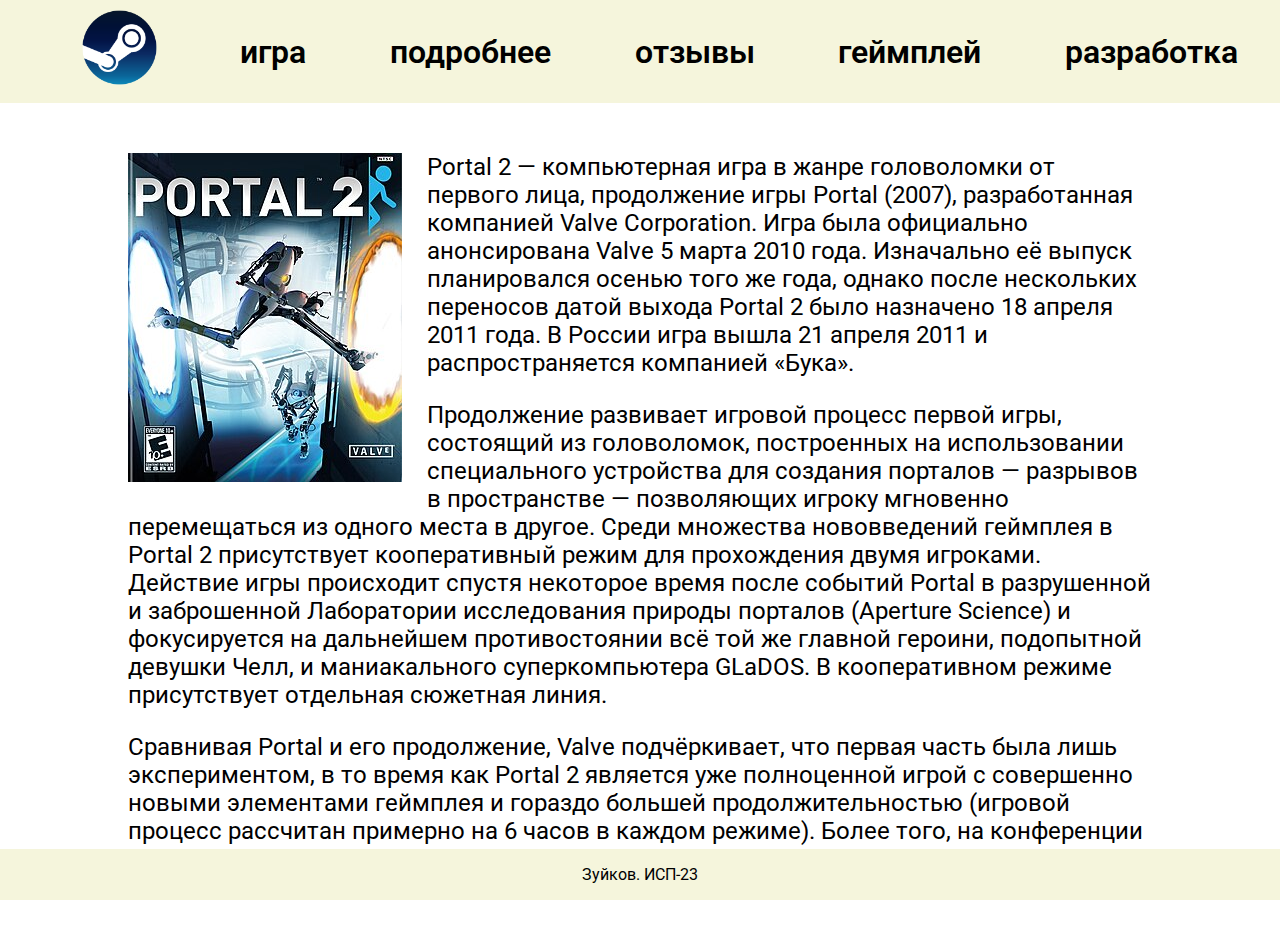
<file: index.html>
<!DOCTYPE html>
<html lang="en">

<head>
  <meta charset="UTF-8">
  <meta name="viewport" content="width=device-width, initial-scale=1.0">
  <title>Игра</title>
  <link rel="stylesheet" href="style.css">
  <link rel="preconnect" href="https://fonts.googleapis.com">
  <link rel="preconnect" href="https://fonts.gstatic.com" crossorigin>
  <link
    href="https://fonts.googleapis.com/css2?family=Roboto:ital,wght@0,100;0,300;0,400;0,500;0,700;0,900;1,100;1,300;1,400;1,500;1,700;1,900&display=swap"
    rel="stylesheet">
</head>

<body>

  <header>
    <div class="head">
      <div class="nav">
        <ul>
          <li><a href="index.html"><img src="logo.png" alt=""></a></li>
          <li><a href="index.html">игра</a></li>
          <li><a href="detail.html">подробнее</a></li>
          <li><a href="rating.html">отзывы</a></li>
          <li><a href="gameplay.html">геймплей</a></li>
          <li><a href="dev.html">разработка</a></li>
        </ul>
      </div>
    </div>
  </header>

  <div class="container">
    <div class="main">
      <div class="photo"><img src="main.jpg" alt=""></div>
      <div class="text">
        <p>Portal 2 — компьютерная игра в жанре головоломки от первого лица, продолжение игры Portal (2007),
          разработанная компанией Valve Corporation. Игра была официально анонсирована Valve 5 марта 2010 года.
          Изначально её выпуск планировался осенью того же года, однако после нескольких переносов датой выхода Portal 2
          было назначено 18 апреля 2011 года. В России игра вышла 21 апреля 2011 и распространяется компанией «Бука».
        </p>
        <p>Продолжение развивает игровой процесс первой игры, состоящий из головоломок, построенных на использовании
          специального устройства для создания порталов — разрывов в пространстве — позволяющих игроку мгновенно
          перемещаться из одного места в другое. Среди множества нововведений геймплея в Portal 2 присутствует
          кооперативный режим для прохождения двумя игроками. Действие игры происходит спустя некоторое время после
          событий Portal в разрушенной и заброшенной Лаборатории исследования природы порталов (Aperture Science) и
          фокусируется на дальнейшем противостоянии всё той же главной героини, подопытной девушки Челл, и маниакального
          суперкомпьютера GLaDOS. В кооперативном режиме присутствует отдельная сюжетная линия.</p>
        <p>Сравнивая Portal и его продолжение, Valve подчёркивает, что первая часть была лишь экспериментом, в то время
          как Portal 2 является уже полноценной игрой с совершенно новыми элементами геймплея и гораздо большей
          продолжительностью (игровой процесс рассчитан примерно на 6 часов в каждом режиме). Более того, на конференции
          GDC 2010 директор Valve Гейб Ньюэлл заявил, что Portal 2 — это лучшая игра за всю историю существования
          компании.</p>
      </div>
    </div>
  </div>

  <div class="foot">
    <footer>
      <p>Зуйков. ИСП-23</p>
    </footer>
  </div>

</body>

</html>
</file>
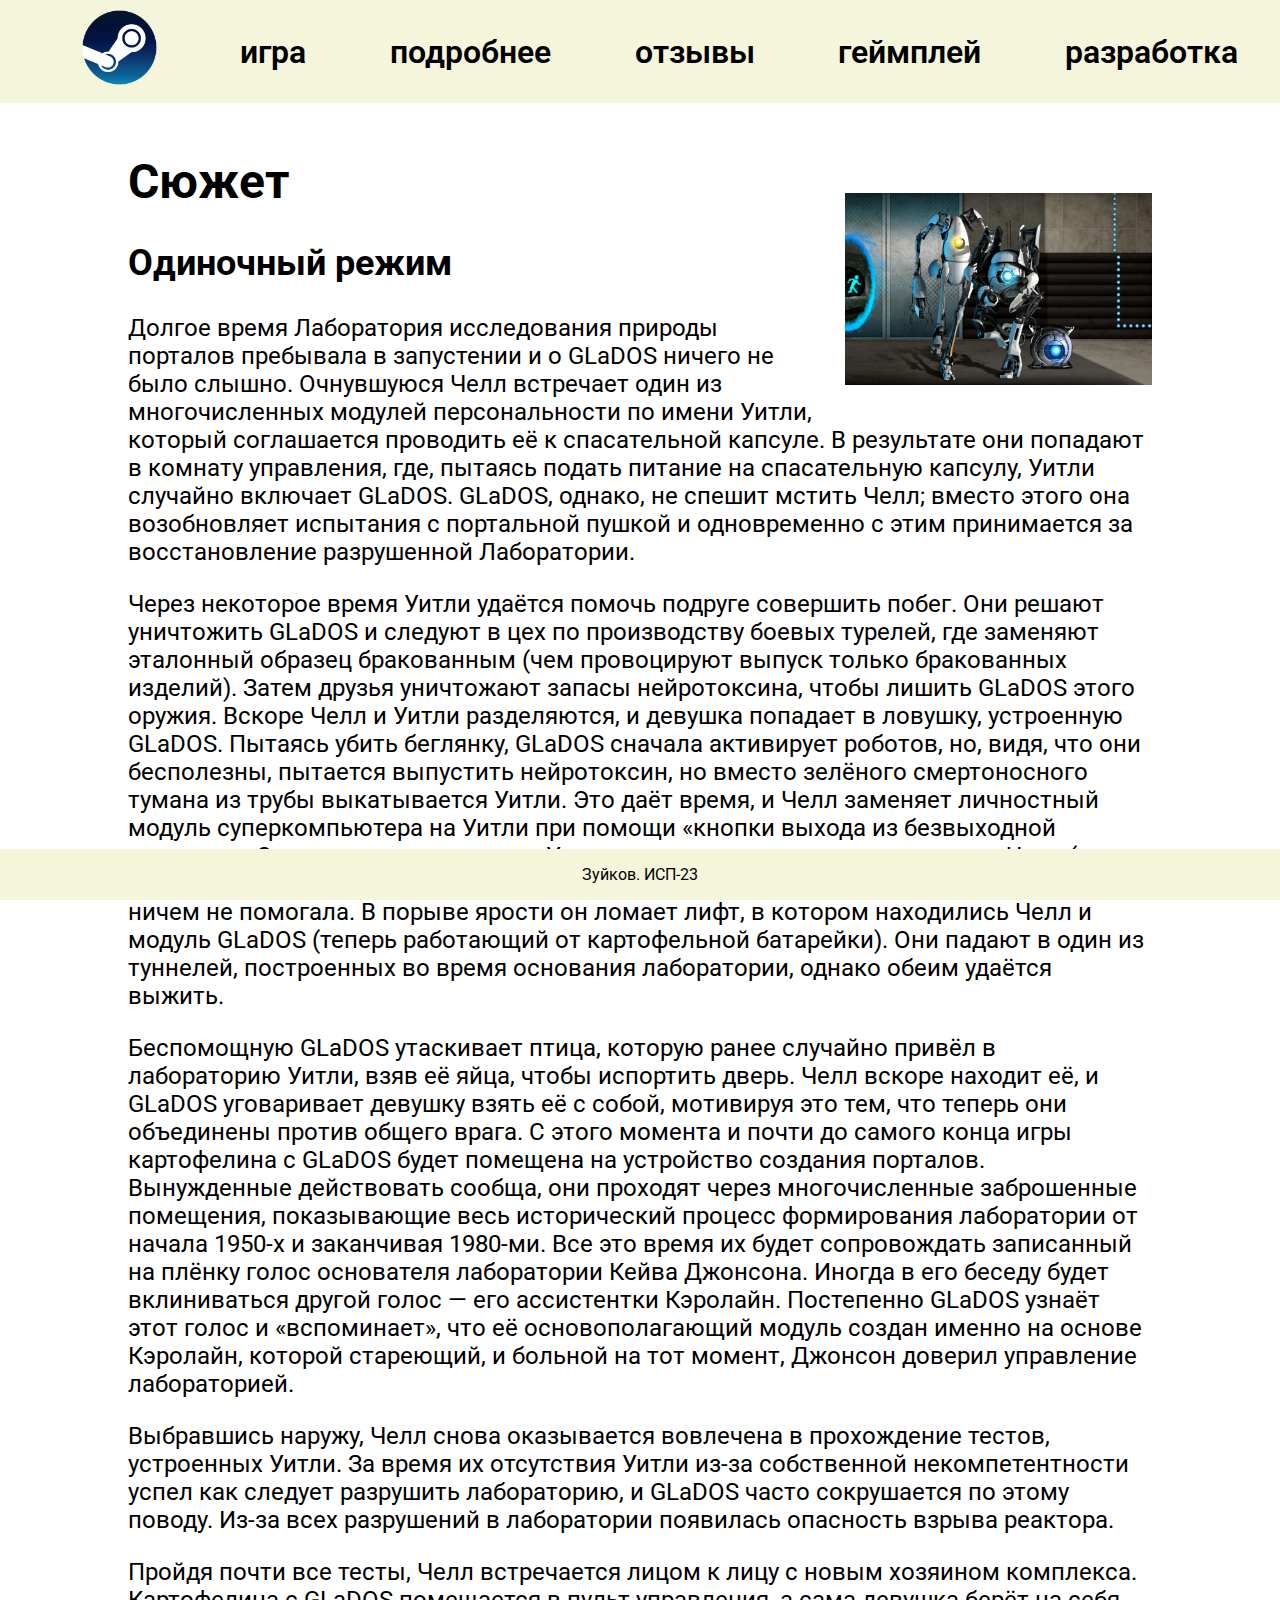
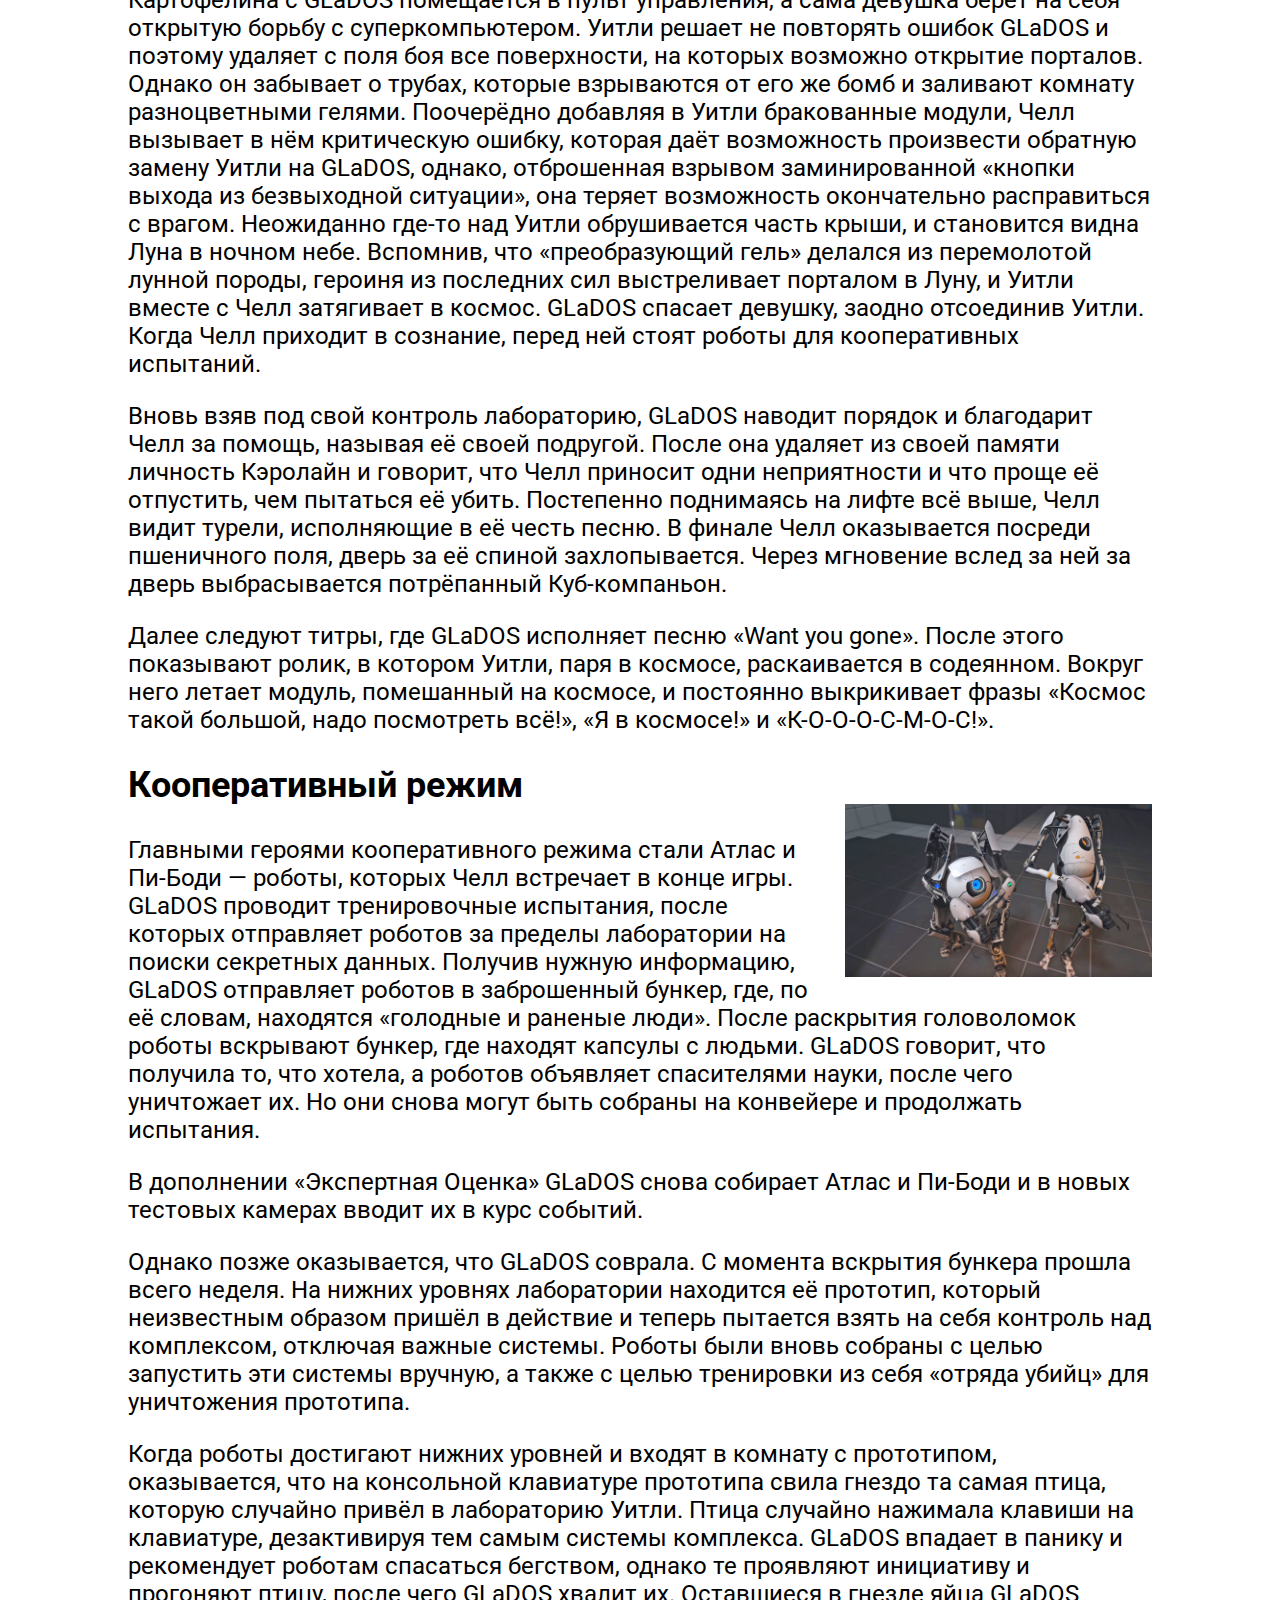
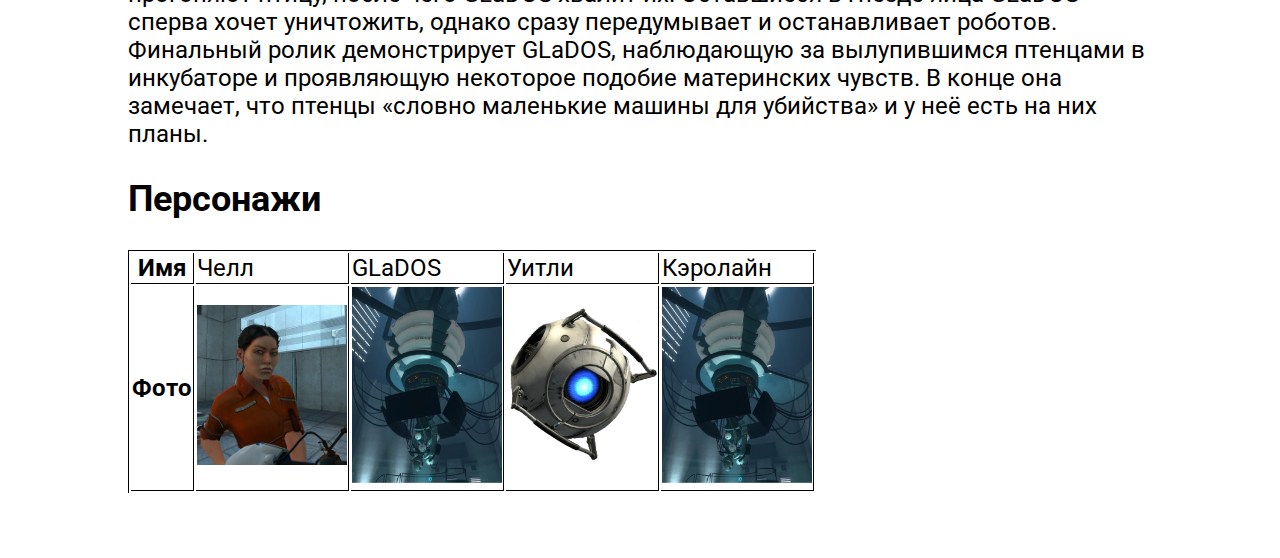
<file: detail.html>
<!DOCTYPE html>
<html lang="en">

<head>
  <meta charset="UTF-8">
  <meta name="viewport" content="width=device-width, initial-scale=1.0">
  <title>Подробнее</title>
  <link rel="stylesheet" href="detail.css">
  <link rel="preconnect" href="https://fonts.googleapis.com">
  <link rel="preconnect" href="https://fonts.gstatic.com" crossorigin>
  <link
    href="https://fonts.googleapis.com/css2?family=Roboto:ital,wght@0,100;0,300;0,400;0,500;0,700;0,900;1,100;1,300;1,400;1,500;1,700;1,900&display=swap"
    rel="stylesheet">
</head>

<body>

  <header>
    <div class="head">
      <div class="nav">
        <ul>
          <li><a href="index.html"><img src="logo.png" alt=""></a></li>
          <li><a href="index.html">игра</a></li>
          <li><a href="detail.html">подробнее</a></li>
          <li><a href="rating.html">отзывы</a></li>
          <li><a href="gameplay.html">геймплей</a></li>
          <li><a href="dev.html">разработка</a></li>
        </ul>
      </div>
    </div>
  </header>

  <div class="container">
    <div class="main">
      <div class="block">
        <div class="photo"><img src="1.jpeg" alt=""></div>
        <div class="text">
          <h1>Сюжет</h1>
          <h2>Одиночный режим</h2>
          <p>Долгое время Лаборатория исследования природы порталов пребывала в запустении и о GLaDOS ничего не было
            слышно. Очнувшуюся Челл встречает один из многочисленных модулей персональности по имени Уитли, который
            соглашается проводить её к спасательной капсуле. В результате они попадают в комнату управления, где,
            пытаясь подать питание на спасательную капсулу, Уитли случайно включает GLaDOS. GLaDOS, однако, не спешит
            мстить Челл; вместо этого она возобновляет испытания с портальной пушкой и одновременно с этим принимается
            за восстановление разрушенной Лаборатории.</p>
          <p>Через некоторое время Уитли удаётся помочь подруге совершить побег. Они решают уничтожить GLaDOS и следуют
            в цех по производству боевых турелей, где заменяют эталонный образец бракованным (чем провоцируют выпуск
            только бракованных изделий). Затем друзья уничтожают запасы нейротоксина, чтобы лишить GLaDOS этого оружия.
            Вскоре Челл и Уитли разделяются, и девушка попадает в ловушку, устроенную GLaDOS. Пытаясь убить беглянку,
            GLaDOS сначала активирует роботов, но, видя, что они бесполезны, пытается выпустить нейротоксин, но вместо
            зелёного смертоносного тумана из трубы выкатывается Уитли. Это даёт время, и Челл заменяет личностный модуль
            суперкомпьютера на Уитли при помощи «кнопки выхода из безвыходной ситуации». Став почти всесильным, Уитли
            сначала намеревается отпустить Челл (как и обещал), но затем резко меняет своё мнение, говоря, что она
            предала его и вообще ничем не помогала. В порыве ярости он ломает лифт, в котором находились Челл и модуль
            GLaDOS (теперь работающий от картофельной батарейки). Они падают в один из туннелей, построенных во время
            основания лаборатории, однако обеим удаётся выжить.</p>
          <p>Беспомощную GLaDOS утаскивает птица, которую ранее случайно привёл в лабораторию Уитли, взяв её яйца, чтобы
            испортить дверь. Челл вскоре находит её, и GLaDOS уговаривает девушку взять её с собой, мотивируя это тем,
            что теперь они объединены против общего врага. С этого момента и почти до самого конца игры картофелина с
            GLaDOS будет помещена на устройство создания порталов. Вынужденные действовать сообща, они проходят через
            многочисленные заброшенные помещения, показывающие весь исторический процесс формирования лаборатории от
            начала 1950-х и заканчивая 1980-ми. Все это время их будет сопровождать записанный на плёнку голос
            основателя лаборатории Кейва Джонсона. Иногда в его беседу будет вклиниваться другой голос — его ассистентки
            Кэролайн. Постепенно GLaDOS узнаёт этот голос и «вспоминает», что её основополагающий модуль создан именно
            на основе Кэролайн, которой стареющий, и больной на тот момент, Джонсон доверил управление лабораторией.</p>
          <p>Выбравшись наружу, Челл снова оказывается вовлечена в прохождение тестов, устроенных Уитли. За время их
            отсутствия Уитли из-за собственной некомпетентности успел как следует разрушить лабораторию, и GLaDOS часто
            сокрушается по этому поводу. Из-за всех разрушений в лаборатории появилась опасность взрыва реактора.</p>
          <p>Пройдя почти все тесты, Челл встречается лицом к лицу с новым хозяином комплекса. Картофелина с GLaDOS
            помещается в пульт управления, а сама девушка берёт на себя открытую борьбу с суперкомпьютером. Уитли решает
            не повторять ошибок GLaDOS и поэтому удаляет с поля боя все поверхности, на которых возможно открытие
            порталов. Однако он забывает о трубах, которые взрываются от его же бомб и заливают комнату разноцветными
            гелями. Поочерёдно добавляя в Уитли бракованные модули, Челл вызывает в нём критическую ошибку, которая даёт
            возможность произвести обратную замену Уитли на GLaDOS, однако, отброшенная взрывом заминированной «кнопки
            выхода из безвыходной ситуации», она теряет возможность окончательно расправиться с врагом. Неожиданно
            где-то над Уитли обрушивается часть крыши, и становится видна Луна в ночном небе. Вспомнив, что
            «преобразующий гель» делался из перемолотой лунной породы, героиня из последних сил выстреливает порталом в
            Луну, и Уитли вместе с Челл затягивает в космос. GLaDOS спасает девушку, заодно отсоединив Уитли. Когда Челл
            приходит в сознание, перед ней стоят роботы для кооперативных испытаний.</p>
          <p>Вновь взяв под свой контроль лабораторию, GLaDOS наводит порядок и благодарит Челл за помощь, называя её
            своей подругой. После она удаляет из своей памяти личность Кэролайн и говорит, что Челл приносит одни
            неприятности и что проще её отпустить, чем пытаться её убить. Постепенно поднимаясь на лифте всё выше, Челл
            видит турели, исполняющие в её честь песню. В финале Челл оказывается посреди пшеничного поля, дверь за её
            спиной захлопывается. Через мгновение вслед за ней за дверь выбрасывается потрёпанный Куб-компаньон.</p>
          <p>Далее следуют титры, где GLaDOS исполняет песню «Want you gone». После этого показывают ролик, в котором
            Уитли, паря в космосе, раскаивается в содеянном. Вокруг него летает модуль, помешанный на космосе, и
            постоянно выкрикивает фразы «Космос такой большой, надо посмотреть всё!», «Я в космосе!» и
            «К-О-О-О-С-М-О-С!».</p>
        </div>
      </div>

      <div class="block">
        <div class="photo"><img src="2.jpg" alt=""></div>
        <div class="text">
          <h2>Кооперативный режим</h2>
          <p>Главными героями кооперативного режима стали Атлас и Пи-Боди — роботы, которых Челл встречает в конце игры.
            GLaDOS проводит тренировочные испытания, после которых отправляет роботов за пределы лаборатории на поиски
            секретных данных. Получив нужную информацию, GLaDOS отправляет роботов в заброшенный бункер, где, по её
            словам, находятся «голодные и раненые люди». После раскрытия головоломок роботы вскрывают бункер, где
            находят капсулы с людьми. GLaDOS говорит, что получила то, что хотела, а роботов объявляет спасителями
            науки, после чего уничтожает их. Но они снова могут быть собраны на конвейере и продолжать испытания.</p>
          <p>В дополнении «Экспертная Оценка» GLaDOS снова собирает Атлас и Пи-Боди и в новых тестовых камерах вводит их
            в курс событий.</p>
          <p>Однако позже оказывается, что GLaDOS соврала. С момента вскрытия бункера прошла всего неделя. На нижних
            уровнях лаборатории находится её прототип, который неизвестным образом пришёл в действие и теперь пытается
            взять на себя контроль над комплексом, отключая важные системы. Роботы были вновь собраны с целью запустить
            эти системы вручную, а также с целью тренировки из себя «отряда убийц» для уничтожения прототипа.</p>
          <p>Когда роботы достигают нижних уровней и входят в комнату с прототипом, оказывается, что на консольной
            клавиатуре прототипа свила гнездо та самая птица, которую случайно привёл в лабораторию Уитли. Птица
            случайно нажимала клавиши на клавиатуре, дезактивируя тем самым системы комплекса. GLaDOS впадает в панику и
            рекомендует роботам спасаться бегством, однако те проявляют инициативу и прогоняют птицу, после чего GLaDOS
            хвалит их. Оставшиеся в гнезде яйца GLaDOS сперва хочет уничтожить, однако сразу передумывает и
            останавливает роботов. Финальный ролик демонстрирует GLaDOS, наблюдающую за вылупившимся птенцами в
            инкубаторе и проявляющую некоторое подобие материнских чувств. В конце она замечает, что птенцы «словно
            маленькие машины для убийства» и у неё есть на них планы.</p>
        </div>
      </div>

      <div class="block">
        <h2>Персонажи</h2>
        <table>
          <tr>
            <th>Имя</th>
            <td>Челл</td>
            <td>GLaDOS</td>
            <td>Уитли</td>
            <td>Кэролайн</td>
          </tr>
          <tr>
            <th>Фото</th>
            <td><img src="pers1.jpg" alt=""></td>
            <td><img src="pers2.jpg" alt=""></td>
            <td><img src="pers3.png" alt=""></td>
            <td><img src="pers4.jpg" alt=""></td>
          </tr>
        </table>
      </div>

    </div>
  </div>

  <div class="foot">
    <footer>
      <p>Зуйков. ИСП-23</p>
    </footer>
  </div>

</body>

</html>
</file>
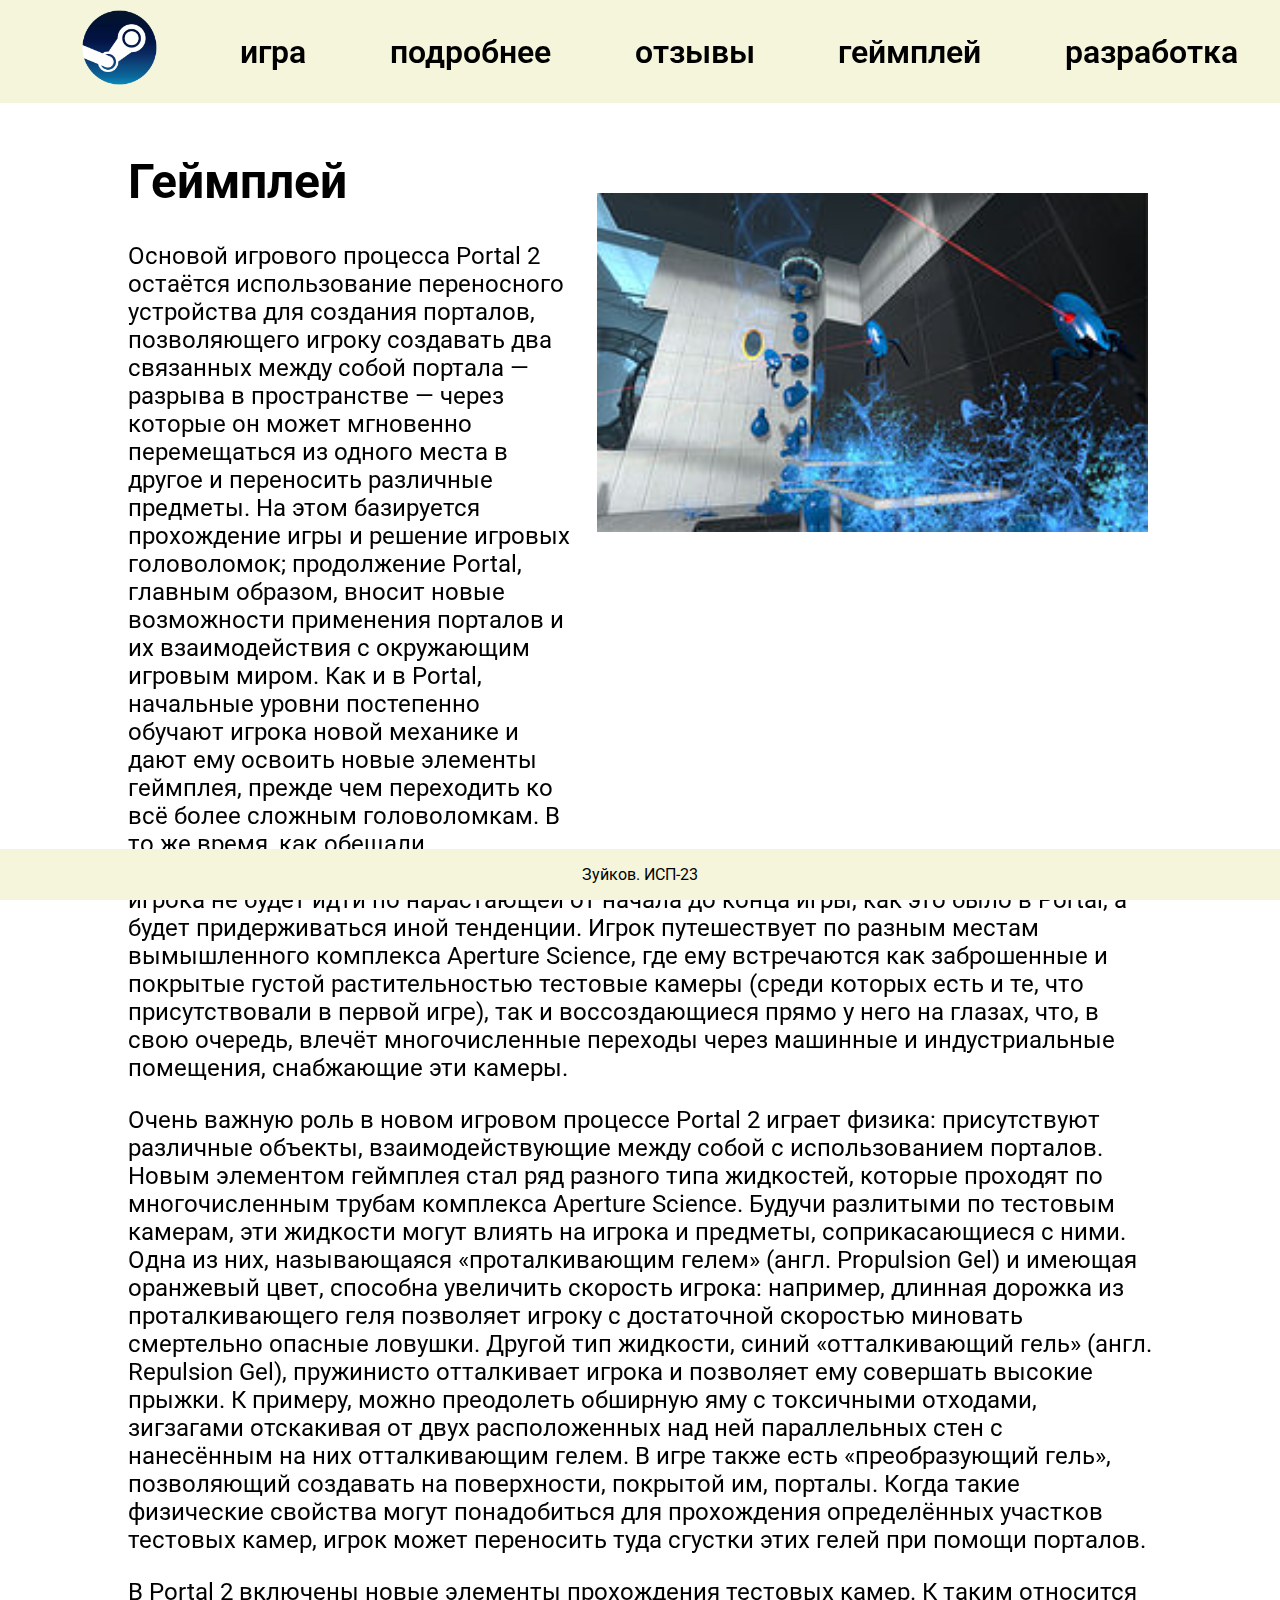
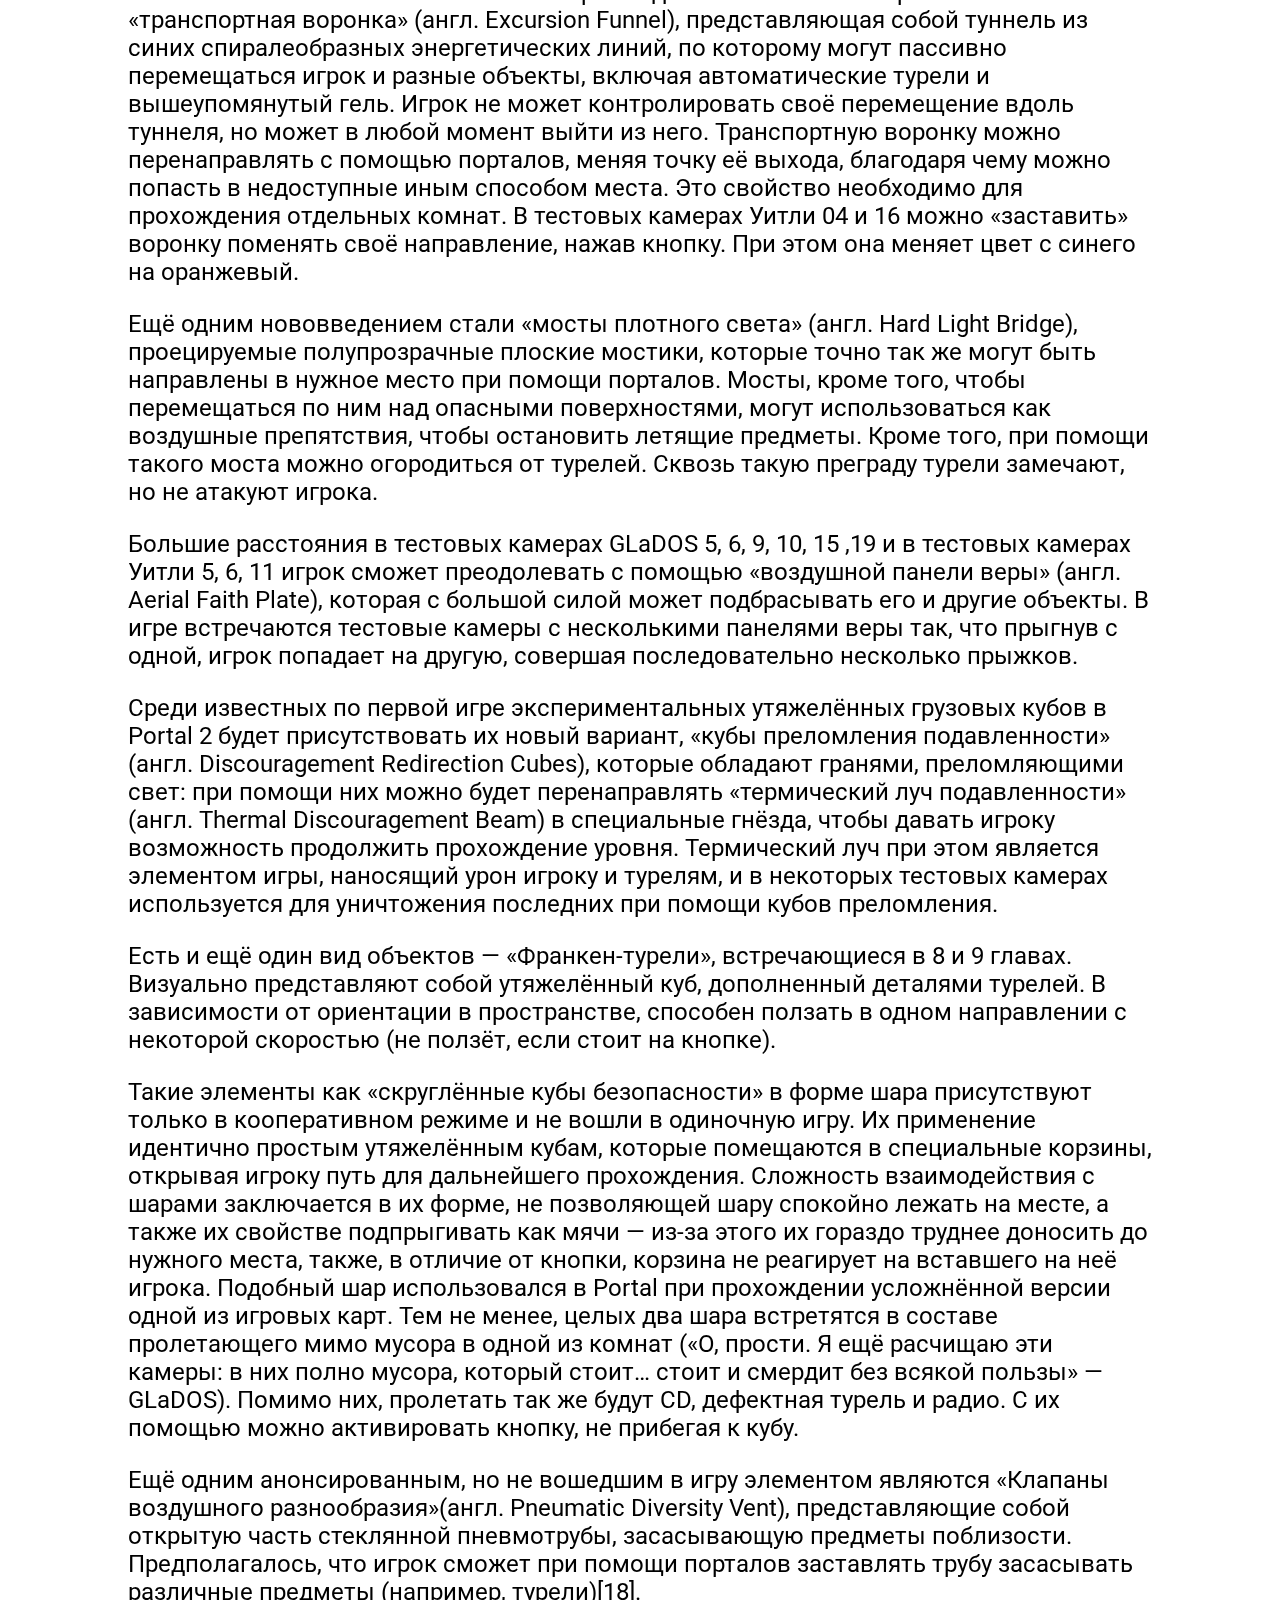
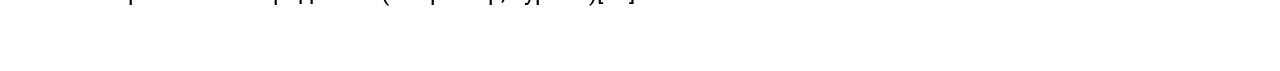
<file: gameplay.html>
<!DOCTYPE html>
<html lang="en">

<head>
  <meta charset="UTF-8">
  <meta name="viewport" content="width=device-width, initial-scale=1.0">
  <title>Геймплей</title>
  <link rel="stylesheet" href="gameplay.css">
  <link rel="preconnect" href="https://fonts.googleapis.com">
  <link rel="preconnect" href="https://fonts.gstatic.com" crossorigin>
  <link
    href="https://fonts.googleapis.com/css2?family=Roboto:ital,wght@0,100;0,300;0,400;0,500;0,700;0,900;1,100;1,300;1,400;1,500;1,700;1,900&display=swap"
    rel="stylesheet">
</head>

<body>

  <header>
    <div class="head">
      <div class="nav">
        <ul>
          <li><a href="index.html"><img src="logo.png" alt=""></a></li>
          <li><a href="index.html">игра</a></li>
          <li><a href="detail.html">подробнее</a></li>
          <li><a href="rating.html">отзывы</a></li>
          <li><a href="gameplay.html">геймплей</a></li>
          <li><a href="dev.html">разработка</a></li>
        </ul>
      </div>
    </div>
  </header>

  <div class="container">
    <div class="main">
      <div class="block">
        <div class="photo">
          <img src="gameplay.jpg" alt="">
          <iframe width="560" height="315" src="https://www.youtube.com/embed/aySPmEBzlS4?si=K0NSBrpemMzJF2DC" title="YouTube video player" frameborder="0" allow="accelerometer; autoplay; clipboard-write; encrypted-media; gyroscope; picture-in-picture; web-share" referrerpolicy="strict-origin-when-cross-origin" allowfullscreen></iframe>
        </div>
        <div class="text">
          <h1>Геймплей</h1>
          <p>Основой игрового процесса Portal 2 остаётся использование переносного устройства для создания порталов, позволяющего игроку создавать два связанных между собой портала — разрыва в пространстве — через которые он может мгновенно перемещаться из одного места в другое и переносить различные предметы. На этом базируется прохождение игры и решение игровых головоломок; продолжение Portal, главным образом, вносит новые возможности применения порталов и их взаимодействия с окружающим игровым миром. Как и в Portal, начальные уровни постепенно обучают игрока новой механике и дают ему освоить новые элементы геймплея, прежде чем переходить ко всё более сложным головоломкам. В то же время, как обещали разработчики, свобода действий игрока не будет идти по нарастающей от начала до конца игры, как это было в Portal, а будет придерживаться иной тенденции. Игрок путешествует по разным местам вымышленного комплекса Aperture Science, где ему встречаются как заброшенные и покрытые густой растительностью тестовые камеры (среди которых есть и те, что присутствовали в первой игре), так и воссоздающиеся прямо у него на глазах, что, в свою очередь, влечёт многочисленные переходы через машинные и индустриальные помещения, снабжающие эти камеры.</p>
          <p>Очень важную роль в новом игровом процессе Portal 2 играет физика: присутствуют различные объекты, взаимодействующие между собой с использованием порталов. Новым элементом геймплея стал ряд разного типа жидкостей, которые проходят по многочисленным трубам комплекса Aperture Science. Будучи разлитыми по тестовым камерам, эти жидкости могут влиять на игрока и предметы, соприкасающиеся с ними. Одна из них, называющаяся «проталкивающим гелем» (англ. Propulsion Gel) и имеющая оранжевый цвет, способна увеличить скорость игрока: например, длинная дорожка из проталкивающего геля позволяет игроку с достаточной скоростью миновать смертельно опасные ловушки. Другой тип жидкости, синий «отталкивающий гель» (англ. Repulsion Gel), пружинисто отталкивает игрока и позволяет ему совершать высокие прыжки. К примеру, можно преодолеть обширную яму с токсичными отходами, зигзагами отскакивая от двух расположенных над ней параллельных стен с нанесённым на них отталкивающим гелем. В игре также есть «преобразующий гель», позволяющий создавать на поверхности, покрытой им, порталы. Когда такие физические свойства могут понадобиться для прохождения определённых участков тестовых камер, игрок может переносить туда сгустки этих гелей при помощи порталов.</p>
          <p>В Portal 2 включены новые элементы прохождения тестовых камер. К таким относится «транспортная воронка» (англ. Excursion Funnel), представляющая собой туннель из синих спиралеобразных энергетических линий, по которому могут пассивно перемещаться игрок и разные объекты, включая автоматические турели и вышеупомянутый гель. Игрок не может контролировать своё перемещение вдоль туннеля, но может в любой момент выйти из него. Транспортную воронку можно перенаправлять с помощью порталов, меняя точку её выхода, благодаря чему можно попасть в недоступные иным способом места. Это свойство необходимо для прохождения отдельных комнат. В тестовых камерах Уитли 04 и 16 можно «заставить» воронку поменять своё направление, нажав кнопку. При этом она меняет цвет с синего на оранжевый.</p>
          <p>Ещё одним нововведением стали «мосты плотного света» (англ. Hard Light Bridge), проецируемые полупрозрачные плоские мостики, которые точно так же могут быть направлены в нужное место при помощи порталов. Мосты, кроме того, чтобы перемещаться по ним над опасными поверхностями, могут использоваться как воздушные препятствия, чтобы остановить летящие предметы. Кроме того, при помощи такого моста можно огородиться от турелей. Сквозь такую преграду турели замечают, но не атакуют игрока.</p>
          <p>Большие расстояния в тестовых камерах GLaDOS 5, 6, 9, 10, 15 ,19 и в тестовых камерах Уитли 5, 6, 11 игрок сможет преодолевать с помощью «воздушной панели веры» (англ. Aerial Faith Plate), которая с большой силой может подбрасывать его и другие объекты. В игре встречаются тестовые камеры с несколькими панелями веры так, что прыгнув с одной, игрок попадает на другую, совершая последовательно несколько прыжков.</p>
          <p>Среди известных по первой игре экспериментальных утяжелённых грузовых кубов в Portal 2 будет присутствовать их новый вариант, «кубы преломления подавленности» (англ. Discouragement Redirection Cubes), которые обладают гранями, преломляющими свет: при помощи них можно будет перенаправлять «термический луч подавленности» (англ. Thermal Discouragement Beam) в специальные гнёзда, чтобы давать игроку возможность продолжить прохождение уровня. Термический луч при этом является элементом игры, наносящий урон игроку и турелям, и в некоторых тестовых камерах используется для уничтожения последних при помощи кубов преломления.</p>
          <p>Есть и ещё один вид объектов — «Франкен-турели», встречающиеся в 8 и 9 главах. Визуально представляют собой утяжелённый куб, дополненный деталями турелей. В зависимости от ориентации в пространстве, способен ползать в одном направлении с некоторой скоростью (не ползёт, если стоит на кнопке).</p>
          <p>Такие элементы как «скруглённые кубы безопасности» в форме шара присутствуют только в кооперативном режиме и не вошли в одиночную игру. Их применение идентично простым утяжелённым кубам, которые помещаются в специальные корзины, открывая игроку путь для дальнейшего прохождения. Сложность взаимодействия с шарами заключается в их форме, не позволяющей шару спокойно лежать на месте, а также их свойстве подпрыгивать как мячи — из-за этого их гораздо труднее доносить до нужного места, также, в отличие от кнопки, корзина не реагирует на вставшего на неё игрока. Подобный шар использовался в Portal при прохождении усложнённой версии одной из игровых карт. Тем не менее, целых два шара встретятся в составе пролетающего мимо мусора в одной из комнат («О, прости. Я ещё расчищаю эти камеры: в них полно мусора, который стоит… стоит и смердит без всякой пользы» — GLaDOS). Помимо них, пролетать так же будут СD, дефектная турель и радио. С их помощью можно активировать кнопку, не прибегая к кубу.</p>
          <p>Ещё одним анонсированным, но не вошедшим в игру элементом являются «Клапаны воздушного разнообразия»(англ. Pneumatic Diversity Vent), представляющие собой открытую часть стеклянной пневмотрубы, засасывающую предметы поблизости. Предполагалось, что игрок сможет при помощи порталов заставлять трубу засасывать различные предметы (например, турели)[18].</p>
        </div>
      </div>

    </div>
  </div>

  <div class="foot">
    <footer>
      <p>Зуйков. ИСП-23</p>
    </footer>
  </div>

</body>

</html>
</file>
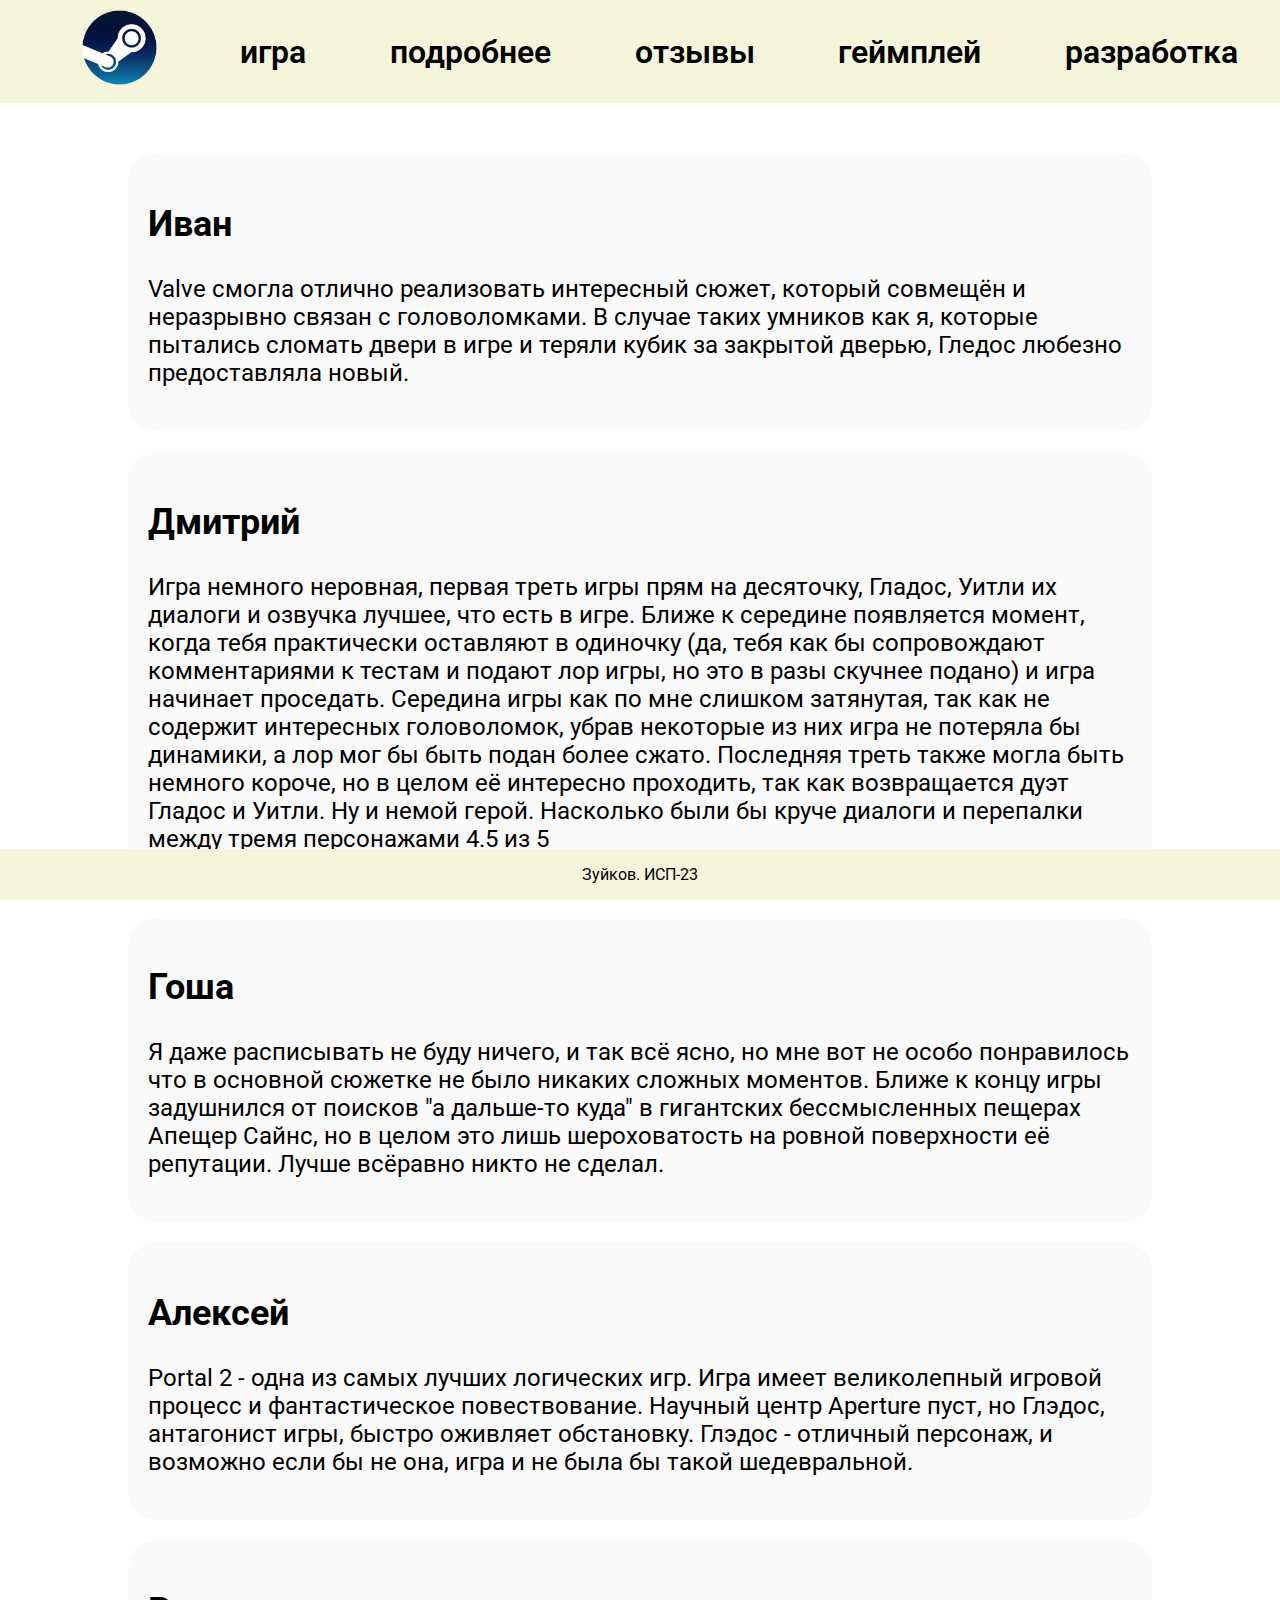
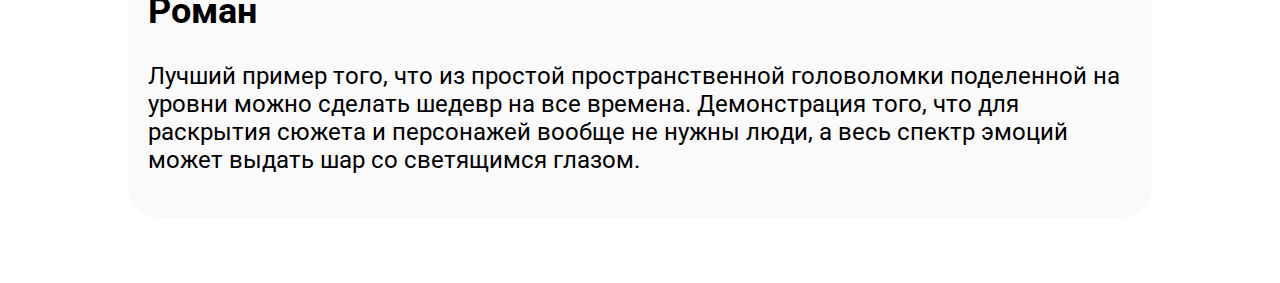
<file: rating.html>
<!DOCTYPE html>
<html lang="en">

<head>
  <meta charset="UTF-8">
  <meta name="viewport" content="width=device-width, initial-scale=1.0">
  <title>Отзывы</title>
  <link rel="stylesheet" href="rating.css">
  <link rel="preconnect" href="https://fonts.googleapis.com">
  <link rel="preconnect" href="https://fonts.gstatic.com" crossorigin>
  <link
    href="https://fonts.googleapis.com/css2?family=Roboto:ital,wght@0,100;0,300;0,400;0,500;0,700;0,900;1,100;1,300;1,400;1,500;1,700;1,900&display=swap"
    rel="stylesheet">
</head>

<body>

  <header>
    <div class="head">
      <div class="nav">
        <ul>
          <li><a href="index.html"><img src="logo.png" alt=""></a></li>
          <li><a href="index.html">игра</a></li>
          <li><a href="detail.html">подробнее</a></li>
          <li><a href="rating.html">отзывы</a></li>
          <li><a href="gameplay.html">геймплей</a></li>
          <li><a href="dev.html">разработка</a></li>
        </ul>
      </div>
    </div>
  </header>

  <div class="container">
    <div class="main">
      <div class="card">
        <h2>Иван</h2>
        <p>Valve смогла отлично реализовать интересный сюжет, который совмещён и неразрывно связан с головоломками. В
          случае таких умников как я, которые пытались сломать двери в игре и теряли кубик за закрытой дверью, Гледос
          любезно предоставляла новый.</p>
      </div>

      <div class="card">
        <h2>Дмитрий</h2>
        <p>Игра немного неровная, первая треть игры прям на десяточку, Гладос, Уитли их диалоги и озвучка лучшее, что
          есть в игре. Ближе к середине появляется момент, когда тебя практически оставляют в одиночку (да, тебя как бы
          сопровождают комментариями к тестам и подают лор игры, но это в разы скучнее подано) и игра начинает
          проседать. Середина игры как по мне слишком затянутая, так как не содержит интересных головоломок, убрав
          некоторые из них игра не потеряла бы динамики, а лор мог бы быть подан более сжато. Последняя треть также
          могла быть немного короче, но в целом её интересно проходить, так как возвращается дуэт Гладос и Уитли.
          Ну и немой герой. Насколько были бы круче диалоги и перепалки между тремя персонажами
          4.5 из 5 </p>
      </div>

      <div class="card">
        <h2>Гоша</h2>
        <p>Я даже расписывать не буду ничего, и так всё ясно, но мне вот не особо понравилось что в основной сюжетке не
          было никаких сложных моментов. Ближе к концу игры задушнился от поисков "а дальше-то куда" в гигантских
          бессмысленных пещерах Апещер Сайнс, но в целом это лишь шероховатость на ровной поверхности её репутации.
          Лучше всёравно никто не сделал.</p>
      </div>

      <div class="card">
        <h2>Алексей</h2>
        <p>Portal 2 - одна из самых лучших логических игр. Игра имеет великолепный игровой процесс и фантастическое
          повествование. Научный центр Aperture пуст, но Глэдос, антагонист игры, быстро оживляет обстановку. Глэдос -
          отличный персонаж, и возможно если бы не она, игра и не была бы такой шедевральной.</p>
      </div>

      <div class="card">
        <h2>Роман</h2>
        <p>Лучший пример того, что из простой пространственной головоломки поделенной на уровни можно сделать шедевр на
          все времена. Демонстрация того, что для раскрытия сюжета и персонажей вообще не нужны люди, а весь спектр
          эмоций может выдать шар со светящимся глазом.</p>
      </div>

    </div>
  </div>

  <div class="foot">
    <footer>
      <p>Зуйков. ИСП-23</p>
    </footer>
  </div>

</body>

</html>
</file>
<file: style.css>
body {
  margin: 0;
  font-family: "Roboto", sans-serif;
}

a {
  text-decoration: 0;
  color: black  ;
  transition: all .2s linear;
}

ul {
  display: flex;
  margin: 0;
  flex-wrap: wrap;
}

ul img {
  width: 75px;
}

li {
  list-style: none;
  font-size: 32px;
  font-weight: 600;
  padding: 10px 0;
}

.nav ul {
  display: flex;
  justify-content: space-around;
  align-items: center;
}

a:hover {
  font-size: 34px;
  color: rgb(124, 124, 124);
}

.head {
  background-color: #f5f5dc;
}

.foot {
  text-align: center;
  background-color: #f5f5dc;
  position: fixed;
  width: 100%;
  bottom: 0;
  text-align: center;
}

.foot p {
  color: black;
}

.container {
  max-width: 80%;
  margin: 0 auto;
}

.main {
  margin-top: 50px;
  font-size: 24px;
}

.photo img {
  float: left;
  margin-right: 25px;
  margin-bottom: 15px;
}
</file>
<file: detail.css>
body {
  margin: 0;
  font-family: "Roboto", sans-serif;
}

a {
  text-decoration: 0;
  color: black;
  transition: all .2s linear;
}

ul {
  display: flex;
  margin: 0;
  flex-wrap: wrap;
}

ul img {
  width: 75px;
}

li {
  list-style: none;
  font-size: 32px;
  font-weight: 600;
  padding: 10px 0;
}

.nav ul {
  display: flex;
  justify-content: space-around;
  align-items: center;
}

a:hover {
  font-size: 34px;
  color: rgb(124, 124, 124);
}

.head {
  background-color: #f5f5dc;
}

.foot {
  text-align: center;
  background-color: #f5f5dc;
  position: fixed;
  width: 100%;
  bottom: 0;
  text-align: center;
}

.foot p {
  color: black;
}

.container {
  max-width: 80%;
  margin: 0 auto;
}

.main {
  margin-top: 50px;
  margin-bottom: 65px;
  font-size: 24px;
}

.photo img {
  width: 30%;
  float: right;
  margin: 40px 0 15px 25px;
}

table img {
  width: 150px;
}

table {
  border: 1px solid black;
  border-bottom: none;
  border-right: none;
}

table th {
  border-bottom: 1px solid black;
  border-right: 1px solid black;
}

table td {
  border-bottom: 1px solid black;
  border-right: 1px solid black;
}
</file>
<file: gameplay.css>
body {
  margin: 0;
  font-family: "Roboto", sans-serif;
}

a {
  text-decoration: 0;
  color: black;
  transition: all .2s linear;
}

ul {
  display: flex;
  margin: 0;
  flex-wrap: wrap;
}

ul img {
  width: 75px;
}

li {
  list-style: none;
  font-size: 32px;
  font-weight: 600;
  padding: 10px 0;
}

.nav ul {
  display: flex;
  justify-content: space-around;
  align-items: center;
}

a:hover {
  font-size: 34px;
  color: rgb(124, 124, 124);
}

.head {
  background-color: #f5f5dc;
}

.foot {
  text-align: center;
  background-color: #f5f5dc;
  position: fixed;
  width: 100%;
  bottom: 0;
  text-align: center;
}

.foot p {
  color: black;
}

.container {
  max-width: 80%;
  margin: 0 auto;
}

.main {
  margin-top: 50px;
  margin-bottom: 65px;
  font-size: 24px;
}

.photo {
  display: flex;
  flex-direction: column;
  float: right;
}

.photo iframe {
  margin-left: 20px;

}

.photo img {
  width: 95%;
  margin: 40px 0 15px 25px;
}
</file>
<file: rating.css>
body {
  margin: 0;
  font-family: "Roboto", sans-serif;
}

a {
  text-decoration: 0;
  color: black;
  transition: all .2s linear;
}

ul {
  display: flex;
  margin: 0;
  flex-wrap: wrap;
}

ul img {
  width: 75px;
}

li {
  list-style: none;
  font-size: 32px;
  font-weight: 600;
  padding: 10px 0;
}

.nav ul {
  display: flex;
  justify-content: space-around;
  align-items: center;
}

a:hover {
  font-size: 34px;
  color: rgb(124, 124, 124);
}

.head {
  background-color: #f5f5dc;
}

.foot {
  text-align: center;
  background-color: #f5f5dc;
  position: fixed;
  width: 100%;
  bottom: 0;
  text-align: center;
}

.foot p {
  color: black;
}

.container {
  max-width: 80%;
  margin: 0 auto;
}

.main {
  margin-top: 50px;
  margin-bottom: 65px;
  font-size: 24px;
}

.card {
  background-color: #fafafa;
  padding: 20px;
  border-radius: 30px;
  margin-bottom: 20px;
}
</file>
